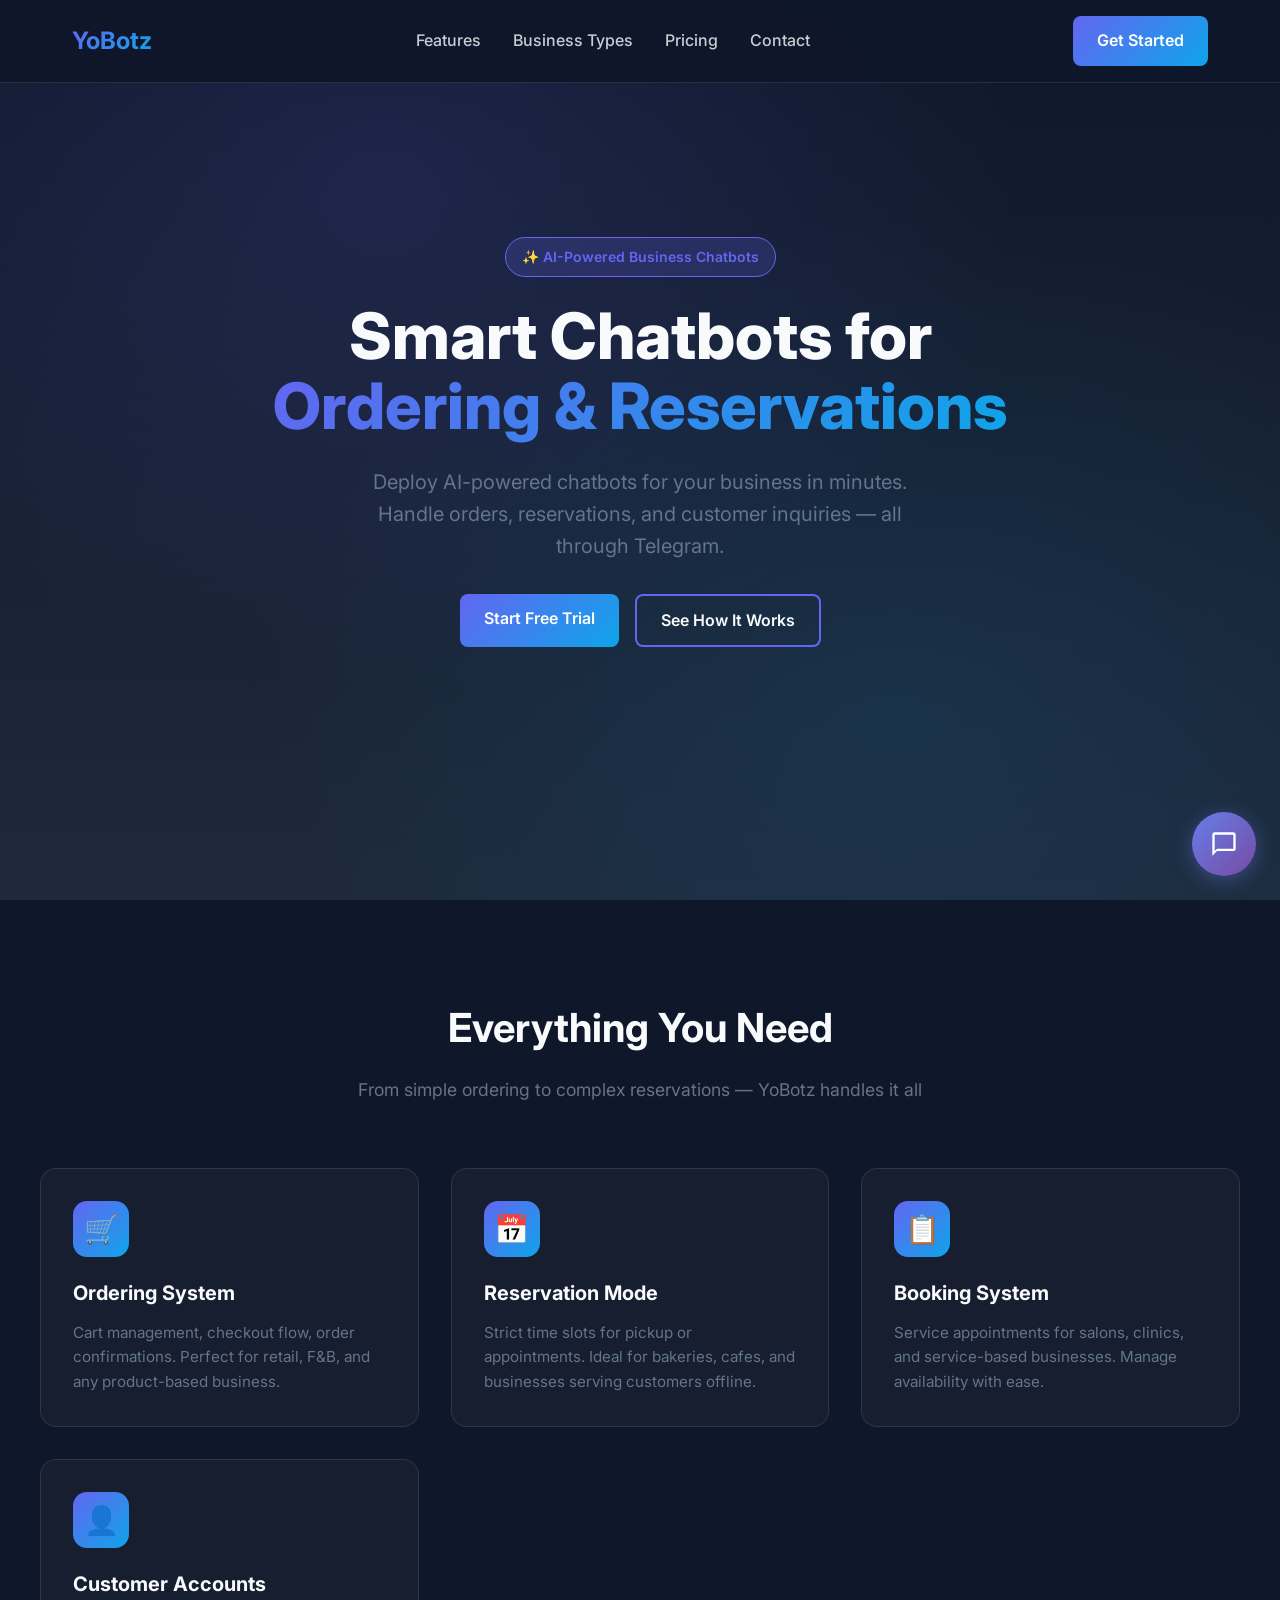
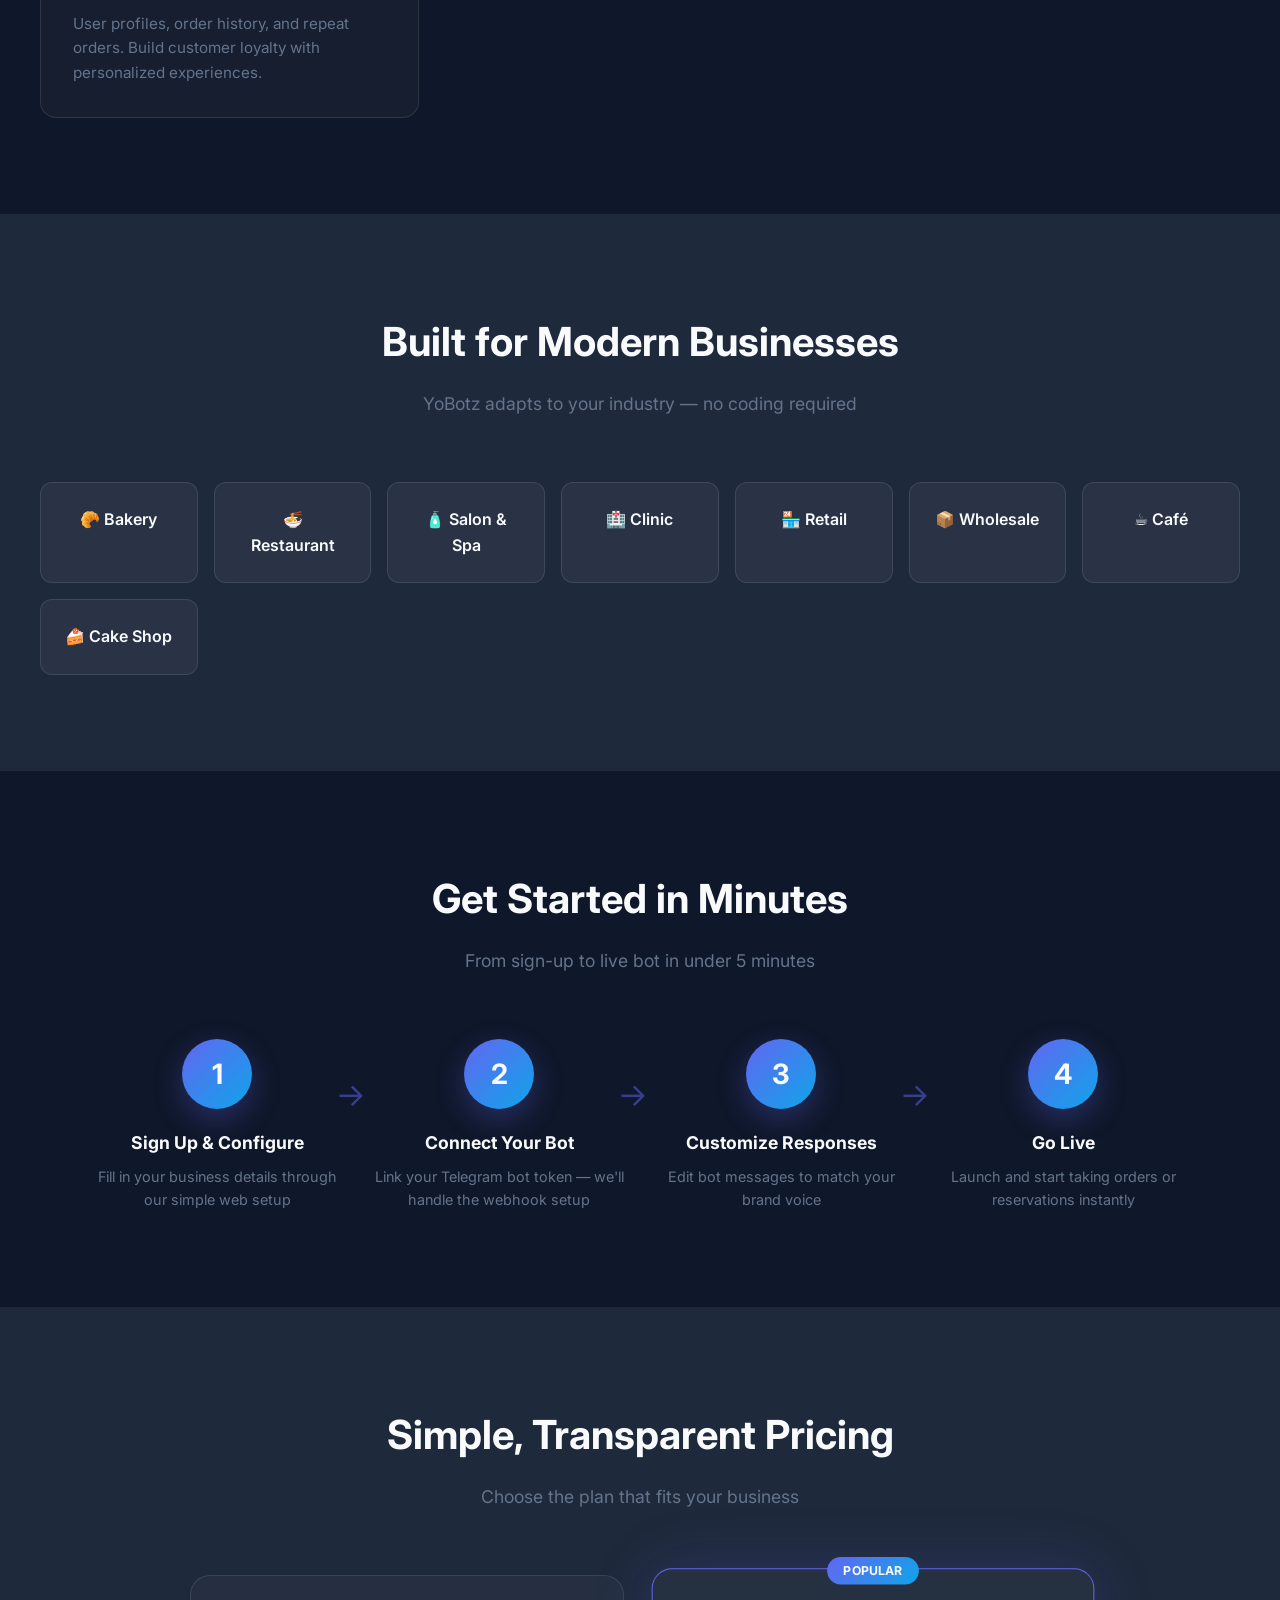
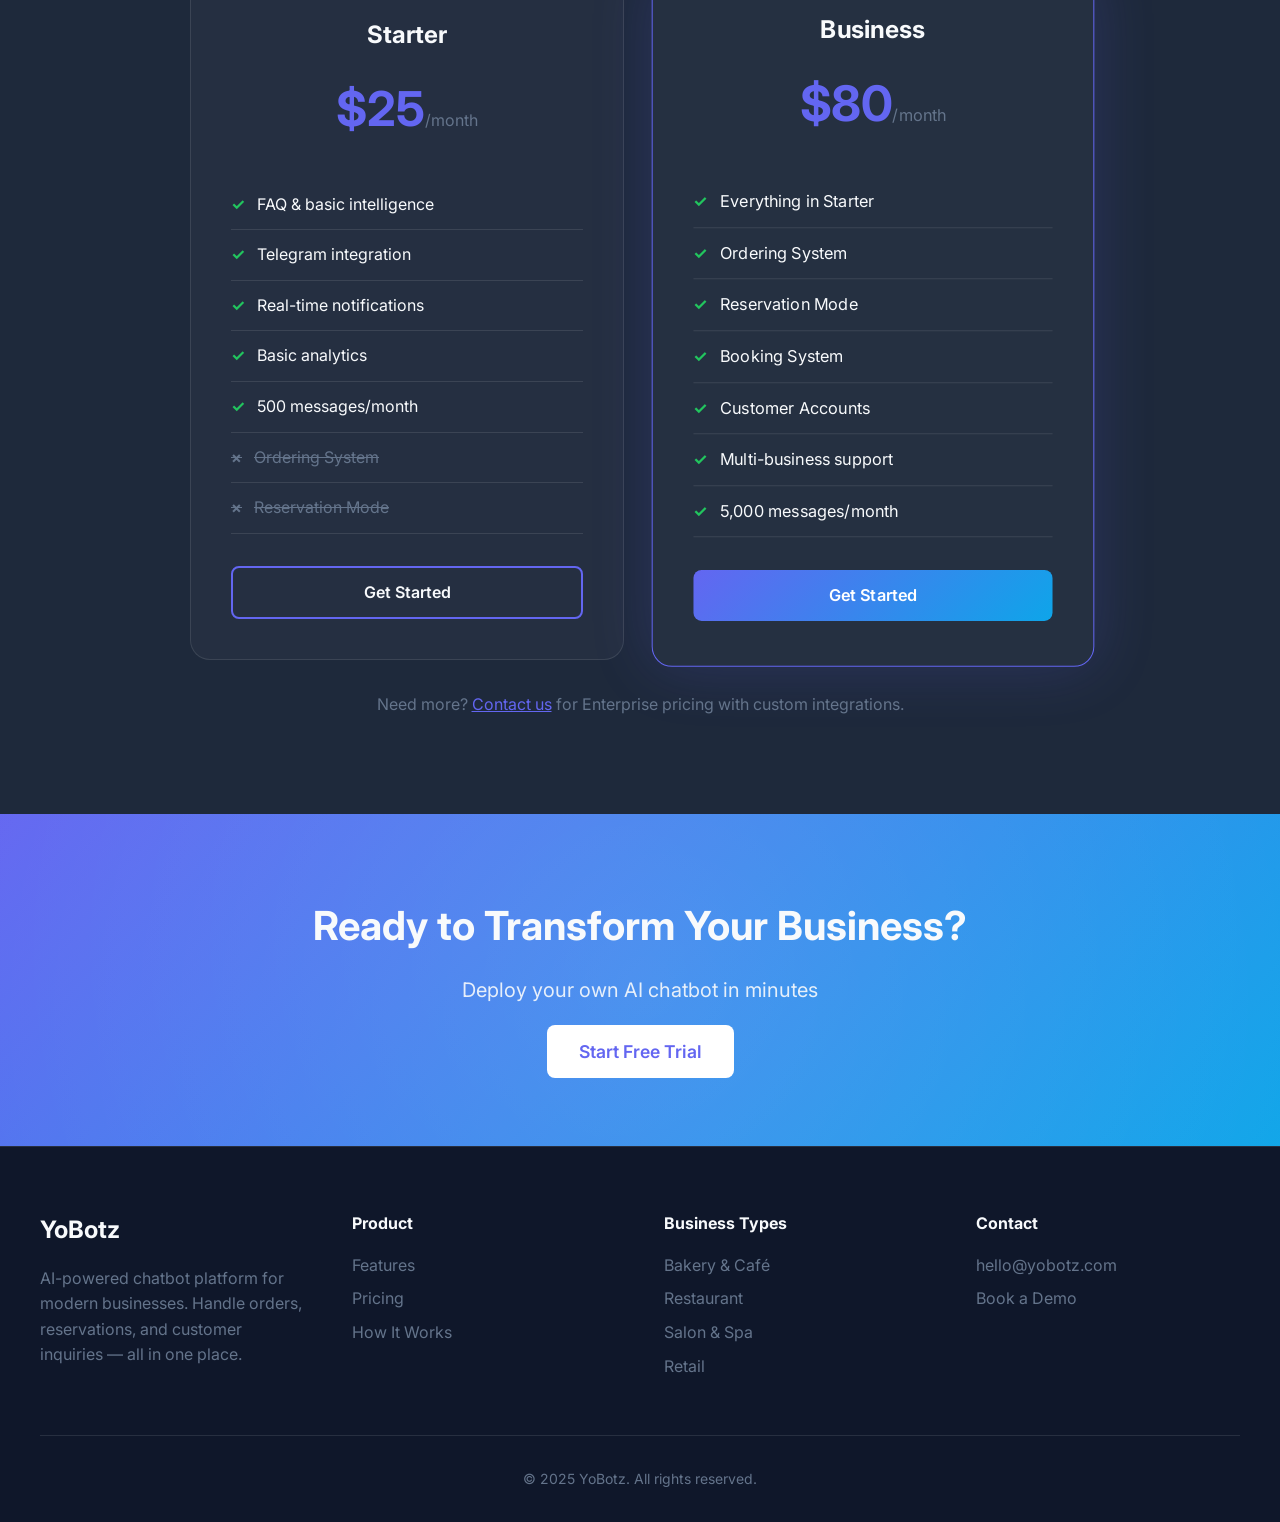
<file: landing page/index.html>
<!DOCTYPE html>
<html lang="en">
<head>
    <meta charset="UTF-8">
    <meta name="viewport" content="width=device-width, initial-scale=1.0">
    <title>YoBotz | AI Chatbot Platform for Modern Businesses</title>
    <link rel="preconnect" href="https://fonts.googleapis.com">
    <link href="https://fonts.googleapis.com/css2?family=Inter:wght@400;500;600;700;800&display=swap" rel="stylesheet">
    <link rel="stylesheet" href="css/styles.css">
</head>
<body>
    <!-- Particles Background -->
    <div class="particles">
        <div class="particle"></div><div class="particle"></div><div class="particle"></div>
        <div class="particle"></div><div class="particle"></div><div class="particle"></div>
        <div class="particle"></div><div class="particle"></div><div class="particle"></div>
        <div class="particle"></div><div class="particle"></div><div class="particle"></div>
    </div>

    <!-- Navigation -->
    <nav class="navbar" id="navbar">
        <div class="nav-container">
            <div class="logo">YoBotz</div>
            <ul class="nav-links">
                <li><a href="#features">Features</a></li>
                <li><a href="#businesses">Business Types</a></li>
                <li><a href="#pricing">Pricing</a></li>
                <li><a href="#contact">Contact</a></li>
            </ul>
            <a href="setup.html" class="cta-button">Get Started</a>
        </div>
    </nav>

    <!-- Hero -->
    <section class="hero">
        <div class="hero-container">
            <span class="hero-badge">✨ AI-Powered Business Chatbots</span>
            <h1>Smart Chatbots for<br><span>Ordering & Reservations</span></h1>
            <p>Deploy AI-powered chatbots for your business in minutes. Handle orders, reservations, and customer inquiries — all through Telegram.</p>
            <div class="hero-buttons">
                <a href="setup.html" class="cta-button">Start Free Trial</a>
                <a href="#how-it-works" class="btn-secondary">See How It Works</a>
            </div>
        </div>
    </section>

    <!-- Features -->
    <section id="features">
        <div class="container">
            <div class="section-header fade-in">
                <h2>Everything You Need</h2>
                <p>From simple ordering to complex reservations — YoBotz handles it all</p>
            </div>
            <div class="grid-3">
                <div class="card fade-in" style="transition-delay: 0.1s;">
                    <div class="card-icon">🛒</div>
                    <h3>Ordering System</h3>
                    <p>Cart management, checkout flow, order confirmations. Perfect for retail, F&B, and any product-based business.</p>
                </div>
                <div class="card fade-in" style="transition-delay: 0.2s;">
                    <div class="card-icon">📅</div>
                    <h3>Reservation Mode</h3>
                    <p>Strict time slots for pickup or appointments. Ideal for bakeries, cafes, and businesses serving customers offline.</p>
                </div>
                <div class="card fade-in" style="transition-delay: 0.3s;">
                    <div class="card-icon">📋</div>
                    <h3>Booking System</h3>
                    <p>Service appointments for salons, clinics, and service-based businesses. Manage availability with ease.</p>
                </div>
                <div class="card fade-in" style="transition-delay: 0.4s;">
                    <div class="card-icon">👤</div>
                    <h3>Customer Accounts</h3>
                    <p>User profiles, order history, and repeat orders. Build customer loyalty with personalized experiences.</p>
                </div>
            </div>
        </div>
    </section>

    <!-- Business Types -->
    <section id="businesses" class="business-types">
        <div class="container">
            <div class="section-header fade-in">
                <h2>Built for Modern Businesses</h2>
                <p>YoBotz adapts to your industry — no coding required</p>
            </div>
            <div class="type-grid">
                <div class="type-item fade-in" style="transition-delay: 0.1s;">🥐 Bakery</div>
                <div class="type-item fade-in" style="transition-delay: 0.15s;">🍜 Restaurant</div>
                <div class="type-item fade-in" style="transition-delay: 0.2s;">🧴 Salon & Spa</div>
                <div class="type-item fade-in" style="transition-delay: 0.25s;">🏥 Clinic</div>
                <div class="type-item fade-in" style="transition-delay: 0.3s;">🏪 Retail</div>
                <div class="type-item fade-in" style="transition-delay: 0.35s;">📦 Wholesale</div>
                <div class="type-item fade-in" style="transition-delay: 0.4s;">☕ Café</div>
                <div class="type-item fade-in" style="transition-delay: 0.45s;">🍰 Cake Shop</div>
            </div>
        </div>
    </section>

    <!-- How It Works -->
    <section id="how-it-works">
        <div class="container">
            <div class="section-header fade-in">
                <h2>Get Started in Minutes</h2>
                <p>From sign-up to live bot in under 5 minutes</p>
            </div>
            <div class="steps">
                <div class="step fade-in-left" style="transition-delay: 0.1s;">
                    <div class="step-number">1</div>
                    <h4>Sign Up & Configure</h4>
                    <p>Fill in your business details through our simple web setup</p>
                </div>
                <div class="step fade-in" style="transition-delay: 0.2s;">
                    <div class="step-number">2</div>
                    <h4>Connect Your Bot</h4>
                    <p>Link your Telegram bot token — we'll handle the webhook setup</p>
                </div>
                <div class="step fade-in-right" style="transition-delay: 0.3s;">
                    <div class="step-number">3</div>
                    <h4>Customize Responses</h4>
                    <p>Edit bot messages to match your brand voice</p>
                </div>
                <div class="step fade-in" style="transition-delay: 0.4s;">
                    <div class="step-number">4</div>
                    <h4>Go Live</h4>
                    <p>Launch and start taking orders or reservations instantly</p>
                </div>
            </div>
        </div>
    </section>

    <!-- Pricing -->
    <section id="pricing" class="pricing">
        <div class="container">
            <div class="section-header fade-in">
                <h2>Simple, Transparent Pricing</h2>
                <p>Choose the plan that fits your business</p>
            </div>
            <div class="pricing-grid">
                <div class="pricing-card fade-in" style="transition-delay: 0.1s;">
                    <h3>Starter</h3>
                    <div class="price">$25<span>/month</span></div>
                    <ul class="pricing-features">
                        <li>FAQ & basic intelligence</li>
                        <li>Telegram integration</li>
                        <li>Real-time notifications</li>
                        <li>Basic analytics</li>
                        <li>500 messages/month</li>
                        <li class="disabled">Ordering System</li>
                        <li class="disabled">Reservation Mode</li>
                    </ul>
                    <a href="setup.html" class="btn-secondary" style="width: 100%; display: block; text-align: center;">Get Started</a>
                </div>
                <div class="pricing-card featured fade-in" style="transition-delay: 0.2s;">
                    <h3>Business</h3>
                    <div class="price">$80<span>/month</span></div>
                    <ul class="pricing-features">
                        <li>Everything in Starter</li>
                        <li>Ordering System</li>
                        <li>Reservation Mode</li>
                        <li>Booking System</li>
                        <li>Customer Accounts</li>
                        <li>Multi-business support</li>
                        <li>5,000 messages/month</li>
                    </ul>
                    <a href="setup.html" class="cta-button" style="width: 100%; display: block;">Get Started</a>
                </div>
            </div>
            <p style="text-align: center; color: var(--gray); margin-top: 2rem;" class="fade-in">Need more? <a href="#contact" style="color: var(--primary);">Contact us</a> for Enterprise pricing with custom integrations.</p>
        </div>
    </section>

    <!-- CTA -->
    <section class="cta" id="contact">
        <h2>Ready to Transform Your Business?</h2>
        <p>Deploy your own AI chatbot in minutes</p>
        <a href="setup.html" class="cta-button">Start Free Trial</a>
    </section>

    <!-- Footer -->
    <footer>
        <div class="footer-content">
            <div class="footer-brand">
                <h3>YoBotz</h3>
                <p>AI-powered chatbot platform for modern businesses. Handle orders, reservations, and customer inquiries — all in one place.</p>
            </div>
            <div class="footer-links">
                <h4>Product</h4>
                <ul>
                    <li><a href="#features">Features</a></li>
                    <li><a href="#pricing">Pricing</a></li>
                    <li><a href="#how-it-works">How It Works</a></li>
                </ul>
            </div>
            <div class="footer-links">
                <h4>Business Types</h4>
                <ul>
                    <li><a href="#businesses">Bakery & Café</a></li>
                    <li><a href="#businesses">Restaurant</a></li>
                    <li><a href="#businesses">Salon & Spa</a></li>
                    <li><a href="#businesses">Retail</a></li>
                </ul>
            </div>
            <div class="footer-links">
                <h4>Contact</h4>
                <ul>
                    <li><a href="mailto:hello@yobotz.com">hello@yobotz.com</a></li>
                    <li><a href="#contact">Book a Demo</a></li>
                </ul>
            </div>
        </div>
        <div class="footer-bottom">
            <p>© 2025 YoBotz. All rights reserved.</p>
        </div>
    </footer>

    <!-- Chat Widget -->
    <div class="chat-widget">
        <div class="chat-window" id="chatWindow">
            <div class="chat-header">
                <div class="chat-header-info">
                    <div class="chat-avatar">🤖</div>
                    <div class="chat-header-text">
                        <h3>YoBotz Assistant</h3>
                        <span>Online now</span>
                    </div>
                </div>
                <div class="chat-controls">
                    <button class="chat-control-btn" onclick="clearChat()" title="Clear chat">
                        <svg width="18" height="18" viewBox="0 0 24 24" fill="currentColor">
                            <path d="M6 19c0 1.1.9 2 2 2h8c1.1 0 2-.9 2-2V7H6v12zM19 4h-3.5l-1-1h-5l-1 1H5v2h14V4z"/>
                        </svg>
                    </button>
                    <button class="chat-close" onclick="toggleChat()">
                        <svg width="20" height="20" viewBox="0 0 24 24" fill="currentColor">
                            <path d="M19 6.41L17.59 5 12 10.59 6.41 5 5 6.41 10.59 12 5 17.59 6.41 19 12 13.41 17.59 19 19 17.59 13.41 12z"/>
                        </svg>
                    </button>
                </div>
            </div>

            <div class="chat-messages" id="chatMessages">
                <div class="chat-welcome">
                    <div class="chat-welcome-icon">👋</div>
                    <h4>Welcome to YoBotz!</h4>
                    <p>How can I help you today?</p>
                    <p class="chat-welcome-hint">Try clicking a quick reply below 👇</p>
                </div>
            </div>

            <div class="quick-replies" id="quickReplies">
                <button class="quick-reply" onclick="sendQuickReply('How do I get started?')">How do I get started?</button>
                <button class="quick-reply" onclick="sendQuickReply('What pricing plans do you have?')">Pricing plans</button>
                <button class="quick-reply" onclick="sendQuickReply('I need help with setup')">I need help</button>
            </div>

            <div class="chat-input-area">
                <input type="text" class="chat-input" id="chatInput" placeholder="Type your message..." onkeypress="handleKeyPress(event)">
                <button class="chat-send" id="chatSend" onclick="sendMessage()">
                    <svg viewBox="0 0 24 24">
                        <path d="M2.01 21L23 12 2.01 3 2 10l15 2-15 2z"/>
                    </svg>
                </button>
            </div>
        </div>

        <button class="chat-toggle" id="chatToggle" onclick="toggleChat()">
            <svg viewBox="0 0 24 24" fill="white">
                <path d="M20 2H4c-1.1 0-2 .9-2 2v18l4-4h14c1.1 0 2-.9 2-2V4c0-1.1-.9-2-2-2zm0 14H6l-2 2V4h16v12z"/>
            </svg>
            <span class="chat-badge" id="chatBadge">0</span>
        </button>
    </div>

    <script src="js/main.js"></script>
    <script src="js/chat.js"></script>
</body>
</html>
</file>
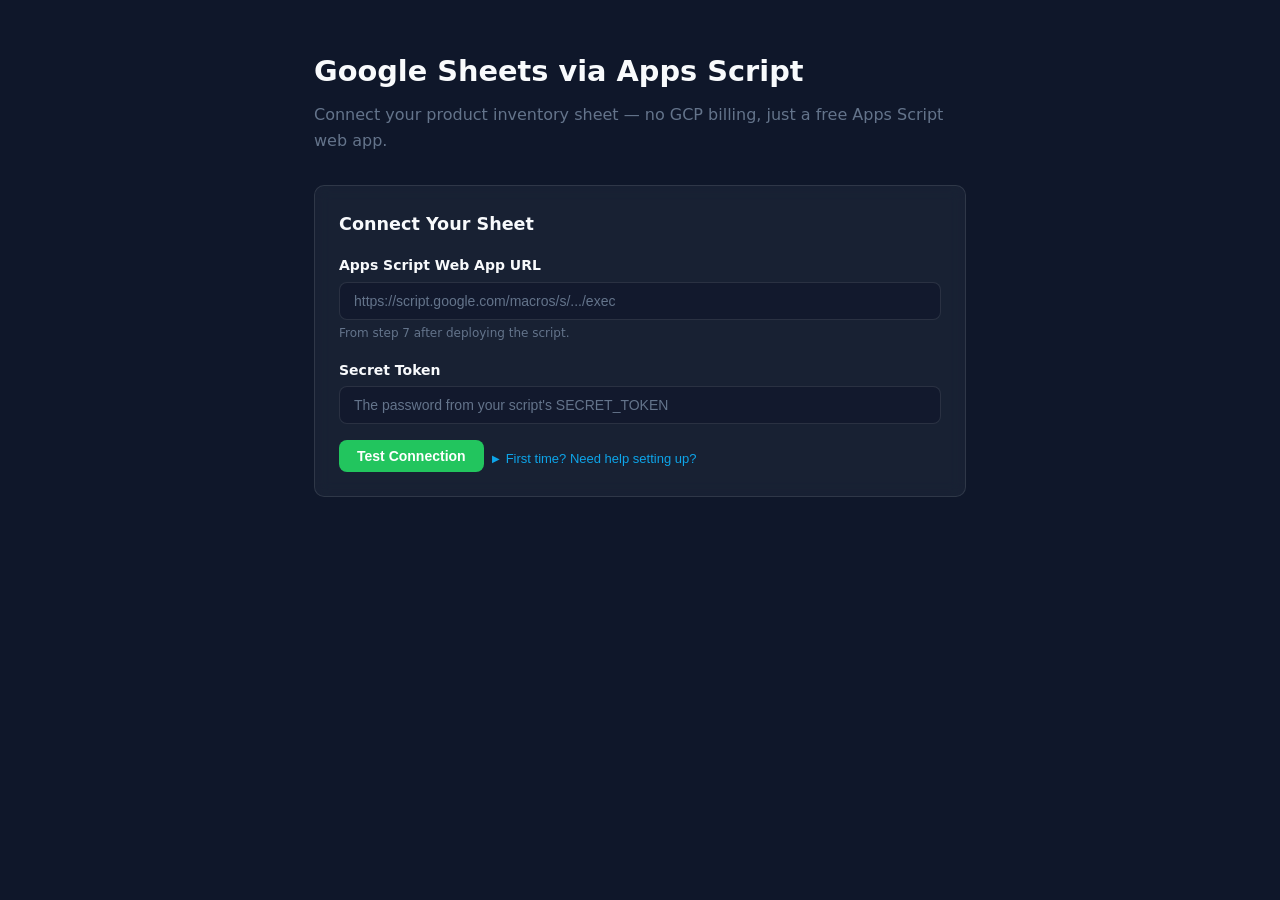
<file: landing page/sheet-setup.html>
<!DOCTYPE html>
<html lang="en">
<head>
    <meta charset="UTF-8">
    <meta name="viewport" content="width=device-width, initial-scale=1.0">
    <title>YoBotz — Google Sheets via Apps Script</title>
    <link rel="stylesheet" href="css/styles.css">
    <style>
        :root {
            --primary: #6366f1;
            --primary-dark: #4f46e5;
            --secondary: #0ea5e9;
            --accent: #22c55e;
            --warning: #f59e0b;
            --dark: #1e293b;
            --darker: #0f172a;
            --light: #f8fafc;
            --gray: #64748b;
            --border: rgba(255,255,255,0.1);
            --danger: #ef4444;
        }
        * { margin: 0; padding: 0; box-sizing: border-box; }
        body {
            font-family: 'Inter', system-ui, sans-serif;
            background: var(--darker);
            color: var(--light);
            line-height: 1.6;
            min-height: 100vh;
        }
        .guide-container { max-width: 700px; margin: 0 auto; padding: 3rem 1.5rem; }
        h1 { font-size: 1.8rem; margin-bottom: 0.5rem; color: var(--light); }
        h1 + p { color: var(--gray); margin-bottom: 2rem; }

        .guide-step {
            margin-bottom: 1.5rem; padding: 1.5rem;
            border: 1px solid var(--border); border-radius: 10px;
            background: rgba(30,41,59,0.6); backdrop-filter: blur(8px);
        }
        .guide-step h3 { margin: 0 0 1rem 0; color: var(--light); font-size: 1.1rem; }
        .guide-step code {
            background: rgba(99,102,241,0.15); color: var(--secondary);
            padding: 2px 6px; border-radius: 4px; font-size: 0.85em;
        }
        .guide-step ul, .guide-step ol { padding-left: 1.2rem; }
        .guide-step li { margin-bottom: 4px; }

        /* Tables */
        .column-table { width: 100%; border-collapse: collapse; margin: 1rem 0; font-size: 14px; }
        .column-table th, .column-table td {
            border: 1px solid rgba(255,255,255,0.08); padding: 8px 12px; text-align: left;
        }
        .column-table th { background: rgba(99,102,241,0.15); color: var(--light); }
        .column-table td { color: var(--light); }
        .column-table td.required { color: var(--danger); font-weight: 600; }

        /* Notes */
        .note {
            background: rgba(245,158,11,0.1); border-left: 3px solid var(--warning);
            padding: 0.8rem 1rem; margin: 0.8rem 0; border-radius: 0 6px 6px 0; font-size: 14px;
        }

        /* Form fields */
        .form-field { margin-bottom: 1rem; }
        .form-field label { display: block; font-weight: 600; margin-bottom: 5px; color: var(--light); font-size: 14px; }
        .form-field input {
            width: 100%; padding: 10px 14px;
            border: 1px solid var(--border); border-radius: 8px;
            font-size: 14px; color: var(--light);
            background: rgba(15,23,42,0.6);
            transition: border-color 0.2s;
        }
        .form-field input:focus {
            outline: none; border-color: var(--primary);
            box-shadow: 0 0 0 3px rgba(99,102,241,0.15);
        }
        .form-field input::placeholder { color: var(--gray); }
        .form-field .hint { font-size: 12px; color: var(--gray); margin-top: 4px; }

        /* Buttons */
        .btn {
            display: inline-flex; align-items: center; gap: 6px;
            padding: 8px 18px; border: none; border-radius: 8px;
            font-size: 14px; font-weight: 600; cursor: pointer;
            transition: all 0.2s;
        }
        .btn-primary { background: var(--primary); color: white; }
        .btn-primary:hover { background: var(--primary-dark); }
        .btn-accent { background: var(--accent); color: white; }
        .btn-accent:hover { background: #16a34a; }
        .btn-outline {
            background: transparent; border: 1px solid var(--border); color: var(--light);
        }
        .btn-outline:hover { border-color: var(--primary); }

        .btn-row { display: flex; gap: 8px; align-items: center; margin-top: 1rem; flex-wrap: wrap; }

        /* Test result */
        .test-result {
            margin-top: 10px; padding: 10px 14px; border-radius: 8px;
            font-size: 13px; display: none;
        }
        .test-result.success {
            display: block; background: rgba(34,197,94,0.1);
            border: 1px solid rgba(34,197,94,0.3); color: var(--accent);
        }
        .test-result.error {
            display: block; background: rgba(239,68,68,0.1);
            border: 1px solid rgba(239,68,68,0.3); color: var(--danger);
        }
        .test-result.loading {
            display: block; background: rgba(99,102,241,0.1);
            border: 1px solid rgba(99,102,241,0.3); color: var(--primary);
        }

        /* Collapsible help */
        .help-toggle {
            display: inline-flex; align-items: center; gap: 6px;
            color: var(--secondary); cursor: pointer; font-size: 13px; margin-top: 4px;
            background: none; border: none; padding: 4px 0;
        }
        .help-toggle:hover { color: var(--primary); }
        .help-toggle .arrow { transition: transform 0.2s; font-size: 10px; display: inline-block; }
        .help-toggle.open .arrow { transform: rotate(90deg); }

        .help-content {
            display: none; margin-top: 1.5rem; padding-top: 1.5rem; border-top: 1px solid var(--border);
        }
        .help-content.visible { display: block; }

        .help-content .guide-step { background: rgba(15,23,42,0.4); }

        /* Code block */
        pre {
            position: relative; background: var(--darker);
            border: 1px solid var(--border); border-radius: 8px;
            padding: 1rem; overflow-x: auto; margin: 0.5rem 0;
            font-size: 12px; line-height: 1.5;
        }
        pre code { color: #a5b4fc; background: none !important; padding: 0 !important; }
        .copy-btn {
            position: absolute; top: 8px; right: 8px; z-index: 2;
            background: rgba(99,102,241,0.2); color: var(--light);
            border: 1px solid rgba(99,102,241,0.4); padding: 5px 12px;
            border-radius: 6px; cursor: pointer; font-size: 12px; font-weight: 600;
            transition: all 0.2s; letter-spacing: 0.3px;
        }
        .copy-btn:hover { background: rgba(99,102,241,0.2); border-color: var(--primary); }
        .copy-btn.copied { background: var(--accent); border-color: var(--accent); }

        /* Generator form inside help */
        .generator-form { margin-bottom: 1rem; }
        .form-row { display: flex; gap: 1rem; margin-bottom: 1rem; flex-wrap: wrap; }
        .form-field-sm { flex: 1; min-width: 200px; }
        .form-field-sm label { display: block; font-weight: 600; margin-bottom: 4px; font-size: 13px; color: var(--light); }
        .form-field-sm input {
            width: 100%; padding: 8px 10px;
            border: 1px solid var(--border); border-radius: 6px;
            font-size: 13px; color: var(--light);
            background: rgba(15,23,42,0.5);
        }
        .form-field-sm input:focus { outline: none; border-color: var(--primary); }
        .form-field-sm .hint { font-size: 11px; color: var(--gray); margin-top: 2px; }

        .output-section h4 { margin-bottom: 6px; font-size: 14px; color: var(--light); }

        /* Deployment steps */
        .deploy-steps { margin-top: 1rem; }
        .step-row {
            display: flex; gap: 10px; align-items: flex-start; margin-bottom: 8px;
            padding: 10px; background: rgba(15,23,42,0.3);
            border-radius: 8px; border: 1px solid rgba(255,255,255,0.05);
            font-size: 14px;
        }
        .step-num {
            background: var(--primary); color: white; border-radius: 50%;
            width: 26px; height: 26px; display: flex; align-items: center;
            justify-content: center; font-weight: 700; flex-shrink: 0; font-size: 12px;
        }
        .step-num.script { background: var(--warning); }
        .step-num.deploy { background: var(--secondary); }
        .step-text { line-height: 1.5; color: var(--light); }
        .step-text strong { color: var(--light); }

        .section-label {
            color: var(--gray); font-size: 12px; text-transform: uppercase;
            letter-spacing: 1px; margin-bottom: 8px;
        }
    </style>
</head>
<body>
    <div class="guide-container">
        <h1>Google Sheets via Apps Script</h1>
        <p>Connect your product inventory sheet — no GCP billing, just a free Apps Script web app.</p>

        <!-- ═══════════════════════════════════════════════════════════════ -->
        <!-- Quick Connect                                                      -->
        <!-- ═══════════════════════════════════════════════════════════════ -->
        <div class="guide-step">
            <h3>Connect Your Sheet</h3>

            <div class="form-field">
                <label for="appsScriptUrl">Apps Script Web App URL</label>
                <input type="text" id="appsScriptUrl"
                       placeholder="https://script.google.com/macros/s/.../exec"
                       autocomplete="off">
                <div class="hint">From step 7 after deploying the script.</div>
            </div>

            <div class="form-field">
                <label for="secretToken">Secret Token</label>
                <input type="text" id="secretToken"
                       placeholder="The password from your script's SECRET_TOKEN"
                       autocomplete="off">
            </div>

            <div class="btn-row">
                <button class="btn btn-accent" onclick="testConnection()" id="testBtn">Test Connection</button>
                <button class="help-toggle" onclick="toggleHelp()" id="helpToggle">
                    <span class="arrow">▶</span> First time? Need help setting up?
                </button>
            </div>

            <div class="test-result" id="testResult"></div>

            <!-- ═══════════════════════════════════════════════════════ -->
            <!-- Collapsible Help                                        -->
            <!-- ═══════════════════════════════════════════════════════ -->
            <div class="help-content" id="helpContent">

                <div class="guide-step">
                    <h3>How It Works</h3>
                    <p>A small Google Apps Script bound to your sheet acts as a web API. YoBotz calls it with your token → gets your product list as JSON → syncs to <code>products.json</code>.</p>
                    <div class="note">No OAuth2 or GCP needed. The script runs as <em>you</em>, so it reads your private sheet directly.</div>
                </div>

                <div class="guide-step">
                    <h3>1. Create Your Sheet</h3>
                    <p>Put these as column headers in <strong>Row 1</strong>. Only <strong>Product Name</strong> is mandatory — the rest are optional.</p>
                    <table class="column-table">
                        <thead>
                            <tr><th>Column</th><th>Example</th><th style="font-size:12px;font-weight:400;">Required?</th></tr>
                        </thead>
                        <tbody>
                            <tr><td class="required">Product Name</td><td>Sourdough Bread</td><td>Yes</td></tr>
                            <tr><td>Category</td><td>Breads</td><td>No</td></tr>
                            <tr><td>Variant Name</td><td>6 inch</td><td>No</td></tr>
                            <tr><td>Price</td><td>$5.99</td><td>No</td></tr>
                            <tr><td>Description</td><td>Traditional sourdough</td><td>No</td></tr>
                            <tr><td>Bookable</td><td>Yes / No</td><td>No</td></tr>
                            <tr><td>Quantity</td><td>10</td><td>No</td></tr>
                            <tr><td>Synonyms</td><td>bread, loaf</td><td>No</td></tr>
                        </tbody>
                    </table>
                    <div class="note"><strong>Variants:</strong> If a product has sizes/flavors (e.g. Red Velvet 6-inch, 8-inch), create <em>separate rows</em> with the <strong>same Product Name</strong> and a different <strong>Variant Name</strong> + <strong>Price</strong> per row. YoBotz auto-groups them and shows a variant picker during ordering. Leave Variant Name blank if the product has no variants.</div>
                    <div class="note">Quantity = 0 or blank → product is marked unavailable automatically.</div>
                </div>

                <div class="guide-step">
                    <h3>2. Generate Your Script</h3>
                    <p style="font-size:13px; color:var(--gray); margin-bottom:0.8rem;">Enter your values below — the script updates live. Click <strong style="color:var(--light);">Copy</strong> when ready.</p>

                    <div class="generator-form">
                        <div class="form-row">
                            <div class="form-field-sm">
                                <label for="genToken">Secret Token</label>
                                <input type="text" id="genToken"
                                       placeholder="e.g. my_bakery_bot_secret_token_2026"
                                       autocomplete="off">
                                <div class="hint">A password. YoBotz needs this to authenticate.</div>
                            </div>
                            <div class="form-field-sm">
                                <label for="genSheet">Sheet Tab Name</label>
                                <input type="text" id="genSheet"
                                       placeholder="e.g. Bakery Products Inventory V4"
                                       autocomplete="off">
                                <div class="hint">Exact tab name. Case-sensitive.</div>
                            </div>
                        </div>
                    </div>

                    <div class="output-section">
                        <h4>Copy this entire block</h4>
                        <div style="position: relative;">
                            <button class="copy-btn" onclick="copyCode()" id="copyBtn">Copy</button>
                            <pre id="codeBlock"><code id="codeOutput">function doGet(e) {
  var token = e.parameter.token;
  var SECRET_TOKEN = "my_bakery_bot_secret_token_2026";

  if (token !== SECRET_TOKEN) {
    return ContentService.createTextOutput(JSON.stringify({error: "Unauthorized"}))
                         .setMimeType(ContentService.MimeType.JSON);
  }

  var sheet = SpreadsheetApp.getActiveSpreadsheet()
                   .getSheetByName("Bakery Products Inventory V4");

  var data = sheet.getDataRange().getValues();
  var headers = data[0];
  var rows = [];
  for (var i = 1; i < data.length; i++) {
    var row = {};
    for (var j = 0; j < headers.length; j++) {
      row[headers[j]] = data[i][j];
    }
    rows.push(row);
  }

  return ContentService.createTextOutput(JSON.stringify(rows))
                       .setMimeType(ContentService.MimeType.JSON);
}</code></pre>
                        </div>
                    </div>
                </div>

                <div class="guide-step">
                    <h3>3. Deploy in Google Sheets</h3>
                    <div class="deploy-steps">
                        <div class="step-row">
                            <div class="step-num">1</div>
                            <div class="step-text">Open your sheet → <strong>Extensions → Apps Script</strong></div>
                        </div>
                        <div class="step-row">
                            <div class="step-num script">2</div>
                            <div class="step-text">Delete placeholder code, <strong>paste your script</strong> from above, click Save</div>
                        </div>
                        <div class="step-row">
                            <div class="step-num deploy">3</div>
                            <div class="step-text">Click <strong>Deploy → New deployment</strong></div>
                        </div>
                        <div class="step-row">
                            <div class="step-num">4</div>
                            <div class="step-text">Type: <strong>Web app</strong></div>
                        </div>
                        <div class="step-row">
                            <div class="step-num">5</div>
                            <div class="step-text">Who has access: <strong>"Anyone"</strong></div>
                        </div>
                        <div class="step-row">
                            <div class="step-num">6</div>
                            <div class="step-text">Click <strong>Deploy</strong>, authorize when prompted</div>
                        </div>
                        <div class="step-row" style="border: 1px solid var(--secondary); background: rgba(14,165,233,0.08);">
                            <div class="step-num deploy">7</div>
                            <div class="step-text">
                                <strong>Copy the Web App URL</strong> shown after deployment — paste it in the field at the top of this page. Then click <strong>Test Connection</strong> to verify.
                            </div>
                        </div>
                    </div>
                </div>

                <div class="guide-step">
                    <h3>Syncing</h3>
                    <ul>
                        <li>Auto-syncs every 5 minutes</li>
                        <li>Manual: <code>POST /admin/{business}/sync-products</code></li>
                        <li>Offline resilient — uses last cached <code>products.json</code></li>
                        <li>Token stored in business vault, never in config files</li>
                    </ul>
                </div>
            </div>
        </div>
    </div>

    <script>
        // --- Help toggle ---
        const helpContent = document.getElementById('helpContent');
        const helpToggle  = document.getElementById('helpToggle');
        let helpVisible = false;

        function toggleHelp() {
            helpVisible = !helpVisible;
            helpContent.classList.toggle('visible', helpVisible);
            helpToggle.classList.toggle('open', helpVisible);
        }

        // --- Live code generator ---
        const genToken = document.getElementById('genToken');
        const genSheet = document.getElementById('genSheet');
        const codeOutput = document.getElementById('codeOutput');
        const copyBtn    = document.getElementById('copyBtn');

        const DEFAULT_TOKEN = 'my_bakery_bot_secret_token_2026';
        const DEFAULT_SHEET = 'Bakery Products Inventory V4';

        function generateCode(token, sheetName) {
            const t = token || DEFAULT_TOKEN;
            const s = sheetName || DEFAULT_SHEET;
            return `function doGet(e) {\n  var token = e.parameter.token;\n  var SECRET_TOKEN = "${t}";\n\n  if (token !== SECRET_TOKEN) {\n    return ContentService.createTextOutput(JSON.stringify({error: "Unauthorized"}))\n                         .setMimeType(ContentService.MimeType.JSON);\n  }\n\n  var sheet = SpreadsheetApp.getActiveSpreadsheet()\n                   .getSheetByName("${s}");\n\n  var data = sheet.getDataRange().getValues();\n  var headers = data[0];\n  var rows = [];\n  for (var i = 1; i < data.length; i++) {\n    var row = {};\n    for (var j = 0; j < headers.length; j++) {\n      row[headers[j]] = data[i][j];\n    }\n    rows.push(row);\n  }\n\n  return ContentService.createTextOutput(JSON.stringify(rows))\n                       .setMimeType(ContentService.MimeType.JSON);\n}`;
        }

        function updateCode() {
            codeOutput.textContent = generateCode(genToken.value.trim(), genSheet.value.trim());
        }

        genToken.addEventListener('input', updateCode);
        genSheet.addEventListener('input', updateCode);

        function copyCode() {
            navigator.clipboard.writeText(codeOutput.textContent).then(() => {
                copyBtn.textContent = 'Copied!';
                copyBtn.classList.add('copied');
                setTimeout(() => {
                    copyBtn.textContent = 'Copy';
                    copyBtn.classList.remove('copied');
                }, 2000);
            });
        }

        // --- Test connection ---
        const urlInput   = document.getElementById('appsScriptUrl');
        const tokenInput = document.getElementById('secretToken');
        const testBtn    = document.getElementById('testBtn');
        const testResult = document.getElementById('testResult');

        async function testConnection() {
            const url = urlInput.value.trim();
            const token = tokenInput.value.trim();

            if (!url) {
                testResult.className = 'test-result error';
                testResult.textContent = 'Please enter the Apps Script URL.';
                return;
            }
            if (!token) {
                testResult.className = 'test-result error';
                testResult.textContent = 'Please enter your secret token.';
                return;
            }

            testResult.className = 'test-result loading';
            testResult.textContent = 'Testing connection...';
            testBtn.disabled = true;
            testBtn.textContent = 'Testing...';

            try {
                const resp = await fetch(url + '?token=' + encodeURIComponent(token));
                const data = await resp.json();

                if (resp.ok && Array.isArray(data) && data.length > 0) {
                    testResult.className = 'test-result success';
                    testResult.textContent = '✓ Connected! Found ' + data.length + ' products. Your setup is correct — proceed to onboarding.';
                } else if (resp.ok && Array.isArray(data) && data.length === 0) {
                    testResult.className = 'test-result success';
                    testResult.textContent = '✓ Connected — but your sheet is empty. Add some products and test again.';
                } else if (data && data.error) {
                    testResult.className = 'test-result error';
                    testResult.textContent = '✗ ' + data.error + ' — check that your token matches the SECRET_TOKEN in the script.';
                } else {
                    testResult.className = 'test-result error';
                    testResult.textContent = '✗ Unexpected response. Make sure the URL is correct and the script is deployed as a web app.';
                }
            } catch (err) {
                testResult.className = 'test-result error';
                testResult.textContent = '✗ Could not reach the endpoint. Check that the URL is correct and the script is deployed.';
            }

            testBtn.disabled = false;
            testBtn.textContent = 'Test Connection';
        }

        // Sync generator values back to quick-connect fields for convenience
        genToken.addEventListener('input', () => {
            if (!tokenInput.value) tokenInput.value = genToken.value;
        });
        genSheet.addEventListener('input', () => {
            // sheet name isn't needed for the connection, just the token
        });
    </script>
</body>
</html>
</file>
<file: landing page/css/styles.css>
/* ============================================
   YoBotz Landing Page Styles
   ============================================ */

:root {
    --primary: #6366f1;
    --primary-dark: #4f46e5;
    --secondary: #0ea5e9;
    --accent: #22c55e;
    --warning: #f59e0b;
    --dark: #1e293b;
    --darker: #0f172a;
    --light: #f8fafc;
    --gray: #64748b;
    --border: rgba(255,255,255,0.1);
}

* { margin: 0; padding: 0; box-sizing: border-box; }

body {
    font-family: 'Inter', system-ui, sans-serif;
    background: var(--darker);
    color: var(--light);
    line-height: 1.6;
    overflow-x: hidden;
}

/* Particles Background */
.particles {
    position: fixed;
    top: 0;
    left: 0;
    width: 100%;
    height: 100%;
    pointer-events: none;
    z-index: 0;
    overflow: hidden;
}

.particle {
    position: absolute;
    width: 6px;
    height: 6px;
    background: var(--primary);
    border-radius: 50%;
    opacity: 0.3;
    animation: float 15s infinite ease-in-out;
}

.particle:nth-child(1) { left: 10%; animation-delay: 0s; animation-duration: 20s; }
.particle:nth-child(2) { left: 20%; animation-delay: 2s; animation-duration: 18s; }
.particle:nth-child(3) { left: 30%; animation-delay: 4s; animation-duration: 22s; }
.particle:nth-child(4) { left: 40%; animation-delay: 1s; animation-duration: 16s; }
.particle:nth-child(5) { left: 50%; animation-delay: 3s; animation-duration: 19s; }
.particle:nth-child(6) { left: 60%; animation-delay: 5s; animation-duration: 21s; }
.particle:nth-child(7) { left: 70%; animation-delay: 2.5s; animation-duration: 17s; }
.particle:nth-child(8) { left: 80%; animation-delay: 1.5s; animation-duration: 23s; }
.particle:nth-child(9) { left: 90%; animation-delay: 3.5s; animation-duration: 20s; }
.particle:nth-child(10) { left: 15%; animation-delay: 4.5s; animation-duration: 18s; background: var(--secondary); }
.particle:nth-child(11) { left: 45%; animation-delay: 0.5s; animation-duration: 24s; background: var(--accent); }
.particle:nth-child(12) { left: 75%; animation-delay: 2.8s; animation-duration: 19s; background: var(--warning); }

@keyframes float {
    0%, 100% { transform: translateY(100vh) rotate(0deg); opacity: 0; }
    10% { opacity: 0.3; }
    90% { opacity: 0.3; }
    100% { transform: translateY(-100vh) rotate(720deg); opacity: 0; }
}

/* Navbar */
.navbar {
    position: fixed;
    top: 0;
    width: 100%;
    background: rgba(15, 23, 42, 0.95);
    backdrop-filter: blur(10px);
    border-bottom: 1px solid var(--border);
    z-index: 1000;
    transition: all 0.3s ease;
}

.navbar.scrolled {
    background: rgba(15, 23, 42, 0.98);
    box-shadow: 0 4px 30px rgba(0, 0, 0, 0.3);
}

.nav-container {
    max-width: 1200px;
    margin: 0 auto;
    padding: 1rem 2rem;
    display: flex;
    justify-content: space-between;
    align-items: center;
}

.logo {
    font-size: 1.5rem;
    font-weight: 700;
    background: linear-gradient(135deg, var(--primary), var(--secondary));
    -webkit-background-clip: text;
    -webkit-text-fill-color: transparent;
    background-clip: text;
}

.nav-links {
    display: flex;
    gap: 2rem;
    list-style: none;
}

.nav-links a {
    color: var(--light);
    text-decoration: none;
    font-weight: 500;
    opacity: 0.8;
    transition: opacity 0.3s, color 0.3s;
    position: relative;
}

.nav-links a::after {
    content: '';
    position: absolute;
    bottom: -4px;
    left: 0;
    width: 0;
    height: 2px;
    background: var(--primary);
    transition: width 0.3s;
}

.nav-links a:hover { opacity: 1; color: var(--primary); }
.nav-links a:hover::after { width: 100%; }

.cta-button {
    background: linear-gradient(135deg, var(--primary), var(--secondary));
    color: white;
    padding: 0.75rem 1.5rem;
    border-radius: 8px;
    border: none;
    cursor: pointer;
    font-weight: 600;
    text-decoration: none;
    transition: transform 0.2s, box-shadow 0.2s;
}

.cta-button:hover {
    transform: translateY(-2px);
    box-shadow: 0 10px 30px rgba(99, 102, 241, 0.3);
}

.btn-secondary {
    background: transparent;
    color: var(--light);
    padding: 0.75rem 1.5rem;
    border-radius: 8px;
    border: 2px solid var(--primary);
    cursor: pointer;
    font-weight: 600;
    text-decoration: none;
    transition: all 0.2s;
}

.btn-secondary:hover { background: var(--primary); }

/* Hero */
.hero {
    min-height: 100vh;
    display: flex;
    align-items: center;
    padding-top: 80px;
    background: linear-gradient(180deg, var(--darker) 0%, var(--dark) 100%);
    position: relative;
    overflow: hidden;
}

.hero::before {
    content: '';
    position: absolute;
    top: 0;
    left: 0;
    right: 0;
    bottom: 0;
    background: 
        radial-gradient(ellipse at 30% 20%, rgba(99, 102, 241, 0.15) 0%, transparent 50%),
        radial-gradient(ellipse at 70% 80%, rgba(14, 165, 233, 0.1) 0%, transparent 50%);
    animation: pulseGlow 8s ease-in-out infinite alternate;
}

@keyframes pulseGlow {
    0% { opacity: 0.5; transform: scale(1); }
    100% { opacity: 1; transform: scale(1.1); }
}

.hero-container {
    max-width: 1200px;
    margin: 0 auto;
    padding: 4rem 2rem;
    text-align: center;
    position: relative;
    z-index: 1;
}

.hero-badge {
    display: inline-block;
    background: rgba(99, 102, 241, 0.2);
    border: 1px solid var(--primary);
    color: var(--primary);
    padding: 0.5rem 1rem;
    border-radius: 20px;
    font-size: 0.875rem;
    font-weight: 600;
    margin-bottom: 1.5rem;
    animation: badgePulse 2s ease-in-out infinite;
}

@keyframes badgePulse {
    0%, 100% { box-shadow: 0 0 0 0 rgba(99, 102, 241, 0.4); }
    50% { box-shadow: 0 0 0 10px rgba(99, 102, 241, 0); }
}

.hero h1 {
    font-size: 4rem;
    font-weight: 800;
    margin-bottom: 1.5rem;
    line-height: 1.1;
    animation: fadeInUp 1s ease;
}

.hero h1 span {
    background: linear-gradient(135deg, var(--primary), var(--secondary), var(--accent));
    background-size: 200% 200%;
    -webkit-background-clip: text;
    -webkit-text-fill-color: transparent;
    background-clip: text;
    animation: gradientShift 5s ease infinite;
}

@keyframes gradientShift {
    0% { background-position: 0% 50%; }
    50% { background-position: 100% 50%; }
    100% { background-position: 0% 50%; }
}

.hero p {
    font-size: 1.25rem;
    color: var(--gray);
    max-width: 600px;
    margin: 0 auto 2rem;
    animation: fadeInUp 1s ease 0.2s both;
}

.hero-buttons {
    display: flex;
    gap: 1rem;
    justify-content: center;
    flex-wrap: wrap;
    animation: fadeInUp 1s ease 0.4s both;
}

@keyframes fadeInUp {
    from { opacity: 0; transform: translateY(30px); }
    to { opacity: 1; transform: translateY(0); }
}

/* Sections */
section { padding: 6rem 2rem; position: relative; z-index: 1; }

.container { max-width: 1200px; margin: 0 auto; }

.section-header { text-align: center; margin-bottom: 4rem; }
.section-header h2 { font-size: 2.5rem; font-weight: 700; margin-bottom: 1rem; }
.section-header p { color: var(--gray); font-size: 1.1rem; }

/* Scroll Animations */
.fade-in { opacity: 0; transform: translateY(40px); transition: opacity 0.8s ease, transform 0.8s ease; }
.fade-in.visible { opacity: 1; transform: translateY(0); }

.fade-in-left { opacity: 0; transform: translateX(-40px); transition: opacity 0.8s ease, transform 0.8s ease; }
.fade-in-left.visible { opacity: 1; transform: translateX(0); }

.fade-in-right { opacity: 0; transform: translateX(40px); transition: opacity 0.8s ease, transform 0.8s ease; }
.fade-in-right.visible { opacity: 1; transform: translateX(0); }

/* Feature Cards */
.grid-3 {
    display: grid;
    grid-template-columns: repeat(auto-fit, minmax(300px, 1fr));
    gap: 2rem;
}

.card {
    background: rgba(255,255,255,0.03);
    border: 1px solid var(--border);
    border-radius: 16px;
    padding: 2rem;
    transition: transform 0.3s, border-color 0.3s, box-shadow 0.3s;
    position: relative;
    overflow: hidden;
}

.card::before {
    content: '';
    position: absolute;
    top: 0;
    left: 0;
    right: 0;
    height: 3px;
    background: linear-gradient(90deg, var(--primary), var(--secondary));
    transform: scaleX(0);
    transition: transform 0.3s;
}

.card:hover {
    transform: translateY(-8px);
    border-color: var(--primary);
    box-shadow: 0 20px 40px rgba(99, 102, 241, 0.15);
}

.card:hover::before { transform: scaleX(1); }

.card-icon {
    width: 56px;
    height: 56px;
    background: linear-gradient(135deg, var(--primary), var(--secondary));
    border-radius: 14px;
    display: flex;
    align-items: center;
    justify-content: center;
    margin-bottom: 1.25rem;
    font-size: 1.75rem;
    transition: transform 0.3s;
}

.card:hover .card-icon { transform: scale(1.1) rotate(5deg); }

.card h3 { font-size: 1.25rem; margin-bottom: 0.75rem; }
.card p { color: var(--gray); font-size: 0.95rem; }

/* Business Types */
.business-types { background: var(--dark); }

.type-grid {
    display: grid;
    grid-template-columns: repeat(auto-fit, minmax(150px, 1fr));
    gap: 1rem;
    margin-top: 2rem;
}

.type-item {
    background: rgba(255,255,255,0.05);
    border: 1px solid var(--border);
    border-radius: 12px;
    padding: 1.5rem;
    text-align: center;
    font-weight: 600;
    transition: all 0.3s cubic-bezier(0.4, 0, 0.2, 1);
    cursor: default;
}

.type-item:hover {
    background: var(--primary);
    border-color: var(--primary);
    transform: translateY(-4px) scale(1.02);
    box-shadow: 0 10px 30px rgba(99, 102, 241, 0.3);
}

/* How It Works */
.steps {
    display: flex;
    justify-content: center;
    gap: 2rem;
    flex-wrap: wrap;
    margin-top: 3rem;
}

.step { text-align: center; max-width: 250px; position: relative; }

.step::after {
    content: '→';
    position: absolute;
    right: -1.5rem;
    top: 30px;
    font-size: 2rem;
    color: var(--primary);
    opacity: 0.5;
}

.step:last-child::after { display: none; }

.step-number {
    width: 70px;
    height: 70px;
    background: linear-gradient(135deg, var(--primary), var(--secondary));
    border-radius: 50%;
    display: flex;
    align-items: center;
    justify-content: center;
    font-size: 1.75rem;
    font-weight: 700;
    margin: 0 auto 1.25rem;
    box-shadow: 0 10px 30px rgba(99, 102, 241, 0.3);
    transition: transform 0.3s;
}

.step:hover .step-number { transform: scale(1.1); }

.step h4 { font-size: 1.1rem; margin-bottom: 0.5rem; }
.step p { color: var(--gray); font-size: 0.9rem; }

/* Pricing */
.pricing { background: var(--dark); }

.pricing-grid {
    display: grid;
    grid-template-columns: repeat(auto-fit, minmax(300px, 1fr));
    gap: 2rem;
    max-width: 900px;
    margin: 0 auto;
}

.pricing-card {
    background: rgba(255,255,255,0.03);
    border: 1px solid var(--border);
    border-radius: 20px;
    padding: 2.5rem;
    text-align: center;
    position: relative;
    transition: transform 0.3s, box-shadow 0.3s;
}

.pricing-card:hover { transform: translateY(-8px); }

.pricing-card.featured {
    border-color: var(--primary);
    box-shadow: 0 0 60px rgba(99, 102, 241, 0.2);
    transform: scale(1.02);
}

.pricing-card.featured:hover { transform: scale(1.05); }

.pricing-card.featured::before {
    content: 'POPULAR';
    position: absolute;
    top: -12px;
    left: 50%;
    transform: translateX(-50%);
    background: linear-gradient(135deg, var(--primary), var(--secondary));
    padding: 0.25rem 1rem;
    border-radius: 20px;
    font-size: 0.75rem;
    font-weight: 700;
}

.pricing-card h3 { font-size: 1.5rem; margin-bottom: 1rem; }

.price {
    font-size: 3rem;
    font-weight: 700;
    color: var(--primary);
}

.price span { font-size: 1rem; color: var(--gray); font-weight: 400; }

.pricing-features { list-style: none; margin: 2rem 0; text-align: left; }

.pricing-features li {
    padding: 0.75rem 0;
    border-bottom: 1px solid var(--border);
    display: flex;
    align-items: center;
    gap: 0.75rem;
}

.pricing-features li::before { content: '✓'; color: var(--accent); font-weight: bold; }
.pricing-features li.disabled { color: var(--gray); text-decoration: line-through; }
.pricing-features li.disabled::before { content: '×'; color: var(--gray); }

/* CTA */
.cta {
    background: linear-gradient(135deg, var(--primary), var(--secondary));
    text-align: center;
    padding: 5rem 2rem;
    position: relative;
    overflow: hidden;
}

.cta::before {
    content: '';
    position: absolute;
    top: -50%;
    left: -50%;
    width: 200%;
    height: 200%;
    background: radial-gradient(circle, rgba(255,255,255,0.1) 0%, transparent 60%);
    animation: ctaGlow 10s linear infinite;
}

@keyframes ctaGlow {
    0% { transform: rotate(0deg); }
    100% { transform: rotate(360deg); }
}

.cta h2 { font-size: 2.5rem; margin-bottom: 1rem; position: relative; }
.cta p { font-size: 1.25rem; opacity: 0.9; margin-bottom: 2rem; position: relative; }

.cta .cta-button {
    font-size: 1.1rem;
    padding: 1rem 2rem;
    background: white;
    color: var(--primary);
    position: relative;
}

.cta .cta-button:hover { background: var(--darker); color: white; }

/* Footer */
footer {
    background: var(--darker);
    padding: 4rem 2rem 2rem;
    border-top: 1px solid var(--border);
    position: relative;
    z-index: 1;
}

.footer-content {
    max-width: 1200px;
    margin: 0 auto;
    display: grid;
    grid-template-columns: repeat(auto-fit, minmax(200px, 1fr));
    gap: 3rem;
}

.footer-brand h3 { font-size: 1.5rem; margin-bottom: 1rem; }
.footer-brand p { color: var(--gray); }

.footer-links h4 { margin-bottom: 1rem; font-size: 1rem; }
.footer-links ul { list-style: none; }
.footer-links li { margin-bottom: 0.5rem; }

.footer-links a { color: var(--gray); text-decoration: none; transition: color 0.2s; }
.footer-links a:hover { color: var(--light); }

.footer-bottom {
    max-width: 1200px;
    margin: 3rem auto 0;
    padding-top: 2rem;
    border-top: 1px solid var(--border);
    text-align: center;
    color: var(--gray);
    font-size: 0.875rem;
}

/* ============================================
   Chat Widget Styles
   ============================================ */
.chat-widget {
    position: fixed;
    bottom: 24px;
    right: 24px;
    z-index: 9999;
    font-family: -apple-system, BlinkMacSystemFont, 'Segoe UI', Roboto, sans-serif;
}

.chat-toggle {
    width: 64px;
    height: 64px;
    border-radius: 50%;
    background: linear-gradient(135deg, #667eea 0%, #764ba2 100%);
    border: none;
    cursor: pointer;
    display: flex;
    align-items: center;
    justify-content: center;
    box-shadow: 0 4px 20px rgba(102, 126, 234, 0.4);
    transition: transform 0.3s ease, box-shadow 0.3s ease;
    position: relative;
}

.chat-toggle:hover {
    transform: scale(1.08);
    box-shadow: 0 6px 28px rgba(102, 126, 234, 0.5);
}

.chat-toggle svg { width: 28px; height: 28px; }
.chat-toggle.active svg { transform: rotate(90deg); }

/* Unread Badge */
.chat-badge {
    position: absolute;
    top: -4px;
    right: -4px;
    width: 22px;
    height: 22px;
    background: #ff4757;
    color: white;
    font-size: 12px;
    font-weight: 700;
    border-radius: 50%;
    display: none;
    align-items: center;
    justify-content: center;
    animation: badgePulse 2s infinite;
}

.chat-badge.show { display: flex; }

.chat-window {
    position: absolute;
    bottom: 80px;
    right: 0;
    width: 380px;
    height: 560px;
    max-height: 70vh;
    background: white;
    border-radius: 16px;
    box-shadow: 0 8px 40px rgba(0, 0, 0, 0.2);
    display: flex;
    flex-direction: column;
    overflow: hidden;
    opacity: 0;
    visibility: hidden;
    transform: translateY(20px) scale(0.95);
    transition: opacity 0.3s ease, transform 0.3s ease, visibility 0.3s;
}

.chat-window.open {
    opacity: 1;
    visibility: visible;
    transform: translateY(0) scale(1);
}

.chat-header {
    background: linear-gradient(135deg, #667eea 0%, #764ba2 100%);
    color: white;
    padding: 16px 20px;
    display: flex;
    align-items: center;
    justify-content: space-between;
}

.chat-header-info { display: flex; align-items: center; gap: 12px; }

.chat-avatar {
    width: 44px;
    height: 44px;
    border-radius: 50%;
    background: rgba(255,255,255,0.2);
    display: flex;
    align-items: center;
    justify-content: center;
    font-size: 22px;
    animation: avatarBounce 2s ease-in-out infinite;
}

@keyframes avatarBounce {
    0%, 100% { transform: translateY(0); }
    50% { transform: translateY(-3px); }
}

.chat-header-text h3 { margin: 0; font-size: 16px; font-weight: 600; }
.chat-header-text span { font-size: 12px; opacity: 0.85; }

.chat-controls { display: flex; gap: 8px; }

.chat-control-btn {
    background: none;
    border: none;
    color: white;
    cursor: pointer;
    padding: 6px;
    border-radius: 6px;
    transition: background 0.2s;
    display: flex;
    align-items: center;
    justify-content: center;
}

.chat-control-btn:hover { background: rgba(255,255,255,0.15); }

.chat-messages {
    flex: 1;
    overflow-y: auto;
    padding: 16px;
    background: #f8f9fa;
    display: flex;
    flex-direction: column;
    gap: 10px;
    scroll-behavior: smooth;
}

.message {
    max-width: 80%;
    padding: 10px 14px;
    border-radius: 16px;
    font-size: 14px;
    line-height: 1.4;
    animation: messageIn 0.3s ease;
}

@keyframes messageIn {
    from { opacity: 0; transform: translateY(10px) scale(0.95); }
    to { opacity: 1; transform: translateY(0) scale(1); }
}

.message.bot {
    background: white;
    color: #333;
    align-self: flex-start;
    border-bottom-left-radius: 4px;
    box-shadow: 0 1px 3px rgba(0,0,0,0.08);
}

.message.user {
    background: linear-gradient(135deg, #667eea 0%, #764ba2 100%);
    color: white;
    align-self: flex-end;
    border-bottom-right-radius: 4px;
}

.message-time {
    font-size: 10px;
    opacity: 0.6;
    margin-top: 4px;
    display: block;
}

.message.user .message-time { text-align: right; }

.message.typing {
    display: flex;
    gap: 4px;
    padding: 16px;
    background: white;
    border-radius: 16px;
    align-self: flex-start;
    box-shadow: 0 1px 3px rgba(0,0,0,0.08);
}

.message.typing span {
    width: 8px;
    height: 8px;
    background: #999;
    border-radius: 50%;
    animation: typingBounce 1.4s infinite ease-in-out;
}

.message.typing span:nth-child(1) { animation-delay: -0.32s; }
.message.typing span:nth-child(2) { animation-delay: -0.16s; }
.message.typing span:nth-child(3) { animation-delay: 0s; }

@keyframes typingBounce {
    0%, 80%, 100% { transform: scale(0.6); opacity: 0.4; }
    40% { transform: scale(1); opacity: 1; }
}

/* Quick Replies */
.quick-replies {
    display: flex;
    flex-wrap: wrap;
    gap: 8px;
    padding: 12px 16px;
    background: white;
    border-top: 1px solid #eee;
}

.quick-reply {
    background: linear-gradient(135deg, rgba(102, 126, 234, 0.1), rgba(118, 75, 162, 0.1));
    border: 1px solid rgba(102, 126, 234, 0.3);
    color: #667eea;
    padding: 8px 14px;
    border-radius: 20px;
    font-size: 13px;
    cursor: pointer;
    transition: all 0.2s;
}

.quick-reply:hover {
    background: linear-gradient(135deg, #667eea, #764ba2);
    color: white;
    transform: scale(1.05);
}

.chat-input-area {
    padding: 12px 16px;
    background: white;
    border-top: 1px solid #eee;
    display: flex;
    gap: 10px;
}

.chat-input {
    flex: 1;
    padding: 12px 16px;
    border: 2px solid #e8e8e8;
    border-radius: 24px;
    font-size: 14px;
    outline: none;
    transition: border-color 0.2s, box-shadow 0.2s;
}

.chat-input:focus {
    border-color: #667eea;
    box-shadow: 0 0 0 3px rgba(102, 126, 234, 0.1);
}

.chat-send {
    width: 48px;
    height: 48px;
    border-radius: 50%;
    background: linear-gradient(135deg, #667eea 0%, #764ba2 100%);
    border: none;
    cursor: pointer;
    display: flex;
    align-items: center;
    justify-content: center;
    transition: transform 0.2s, opacity 0.2s;
}

.chat-send:hover { transform: scale(1.08); }
.chat-send:disabled { opacity: 0.5; cursor: not-allowed; transform: none; }
.chat-send svg { width: 20px; height: 20px; fill: white; }

.chat-welcome { text-align: center; padding: 30px 20px; }

.chat-welcome-icon {
    font-size: 52px;
    margin-bottom: 16px;
    animation: welcomeBounce 2s ease-in-out infinite;
}

@keyframes welcomeBounce {
    0%, 100% { transform: translateY(0) rotate(0); }
    25% { transform: translateY(-5px) rotate(-5deg); }
    75% { transform: translateY(-5px) rotate(5deg); }
}

.chat-welcome h4 { color: #333; margin: 0 0 8px; font-size: 18px; }
.chat-welcome p { color: #666; font-size: 14px; margin: 0; }

.chat-welcome-hint {
    font-size: 12px;
    color: #999;
    margin-top: 12px;
}

/* Responsive */
@media (max-width: 768px) {
    .hero h1 { font-size: 2.5rem; }
    .nav-links { display: none; }
    .steps { flex-direction: column; align-items: center; }
    .step::after { display: none; }
}

@media (max-width: 480px) {
    .chat-window {
        width: calc(100vw - 32px);
        height: calc(100vh - 120px);
        right: -8px;
        bottom: 76px;
    }
    .chat-toggle { width: 56px; height: 56px; }
}
</file>
